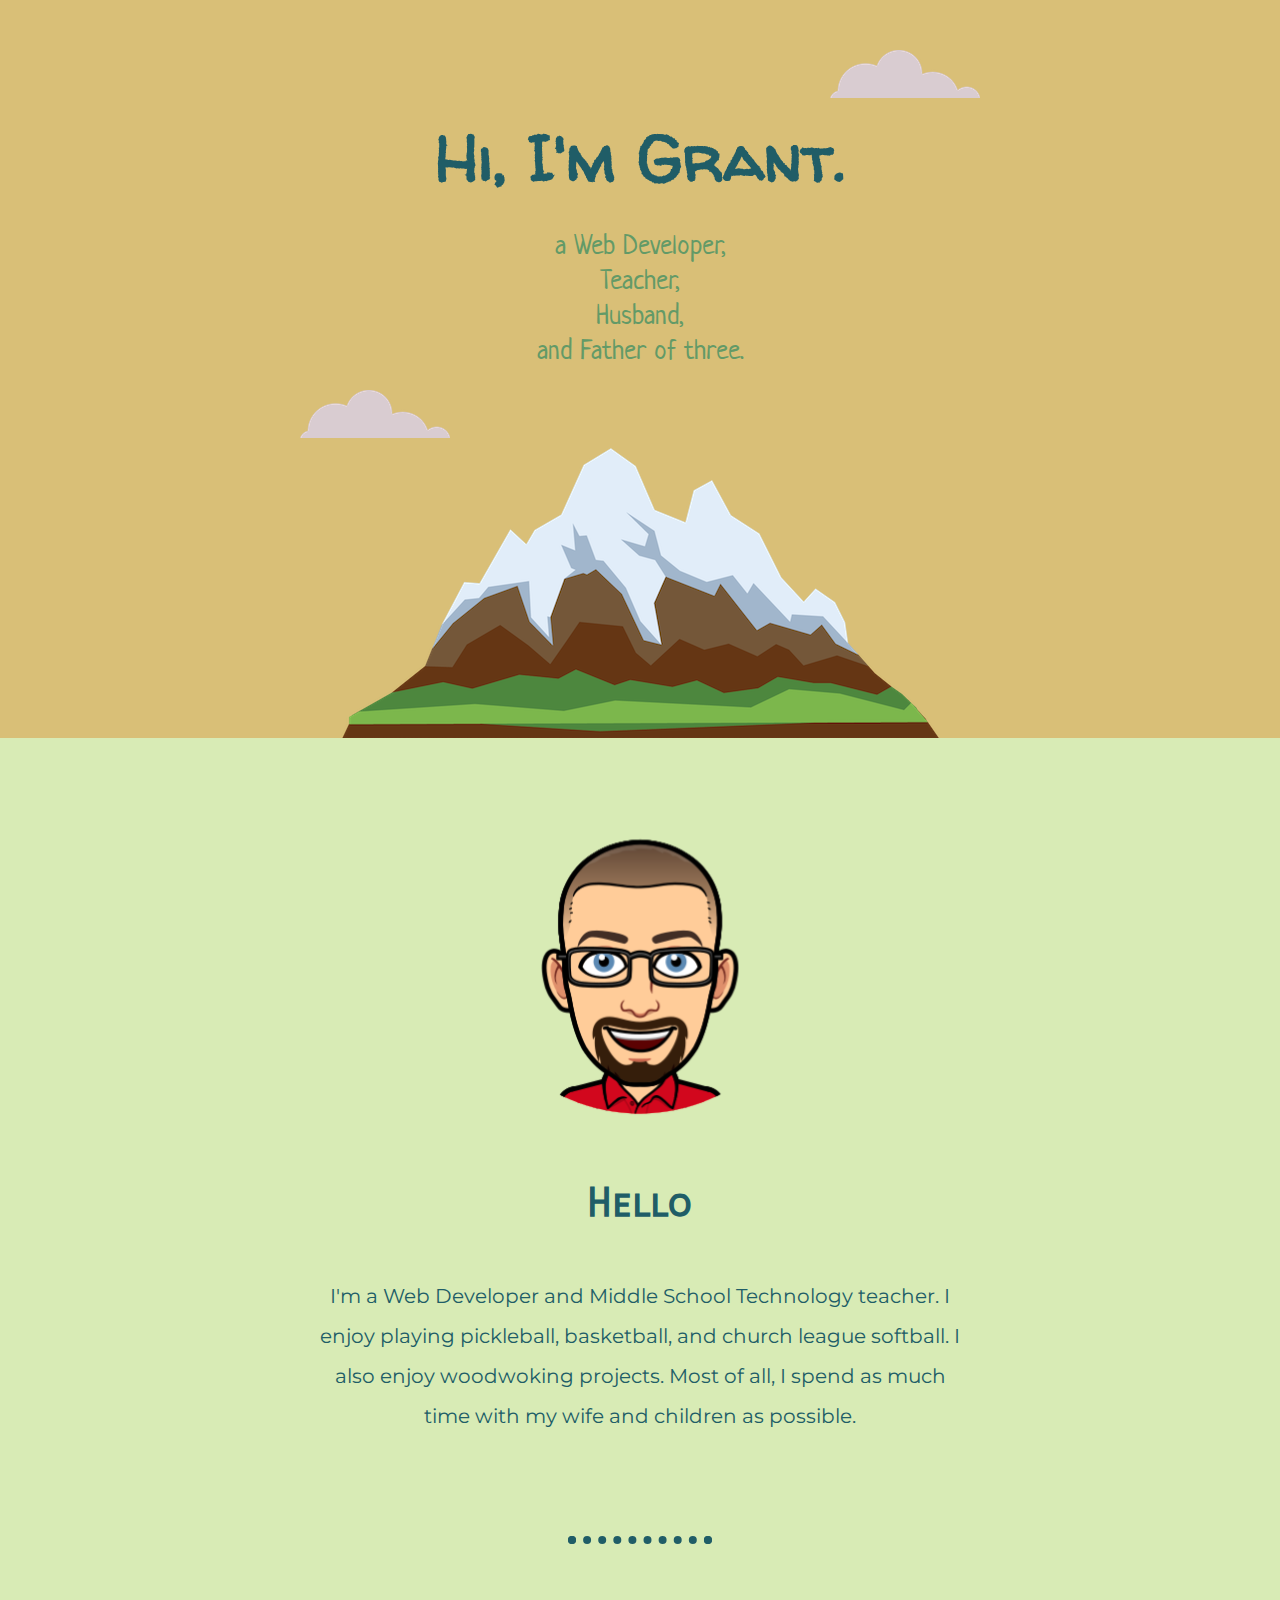
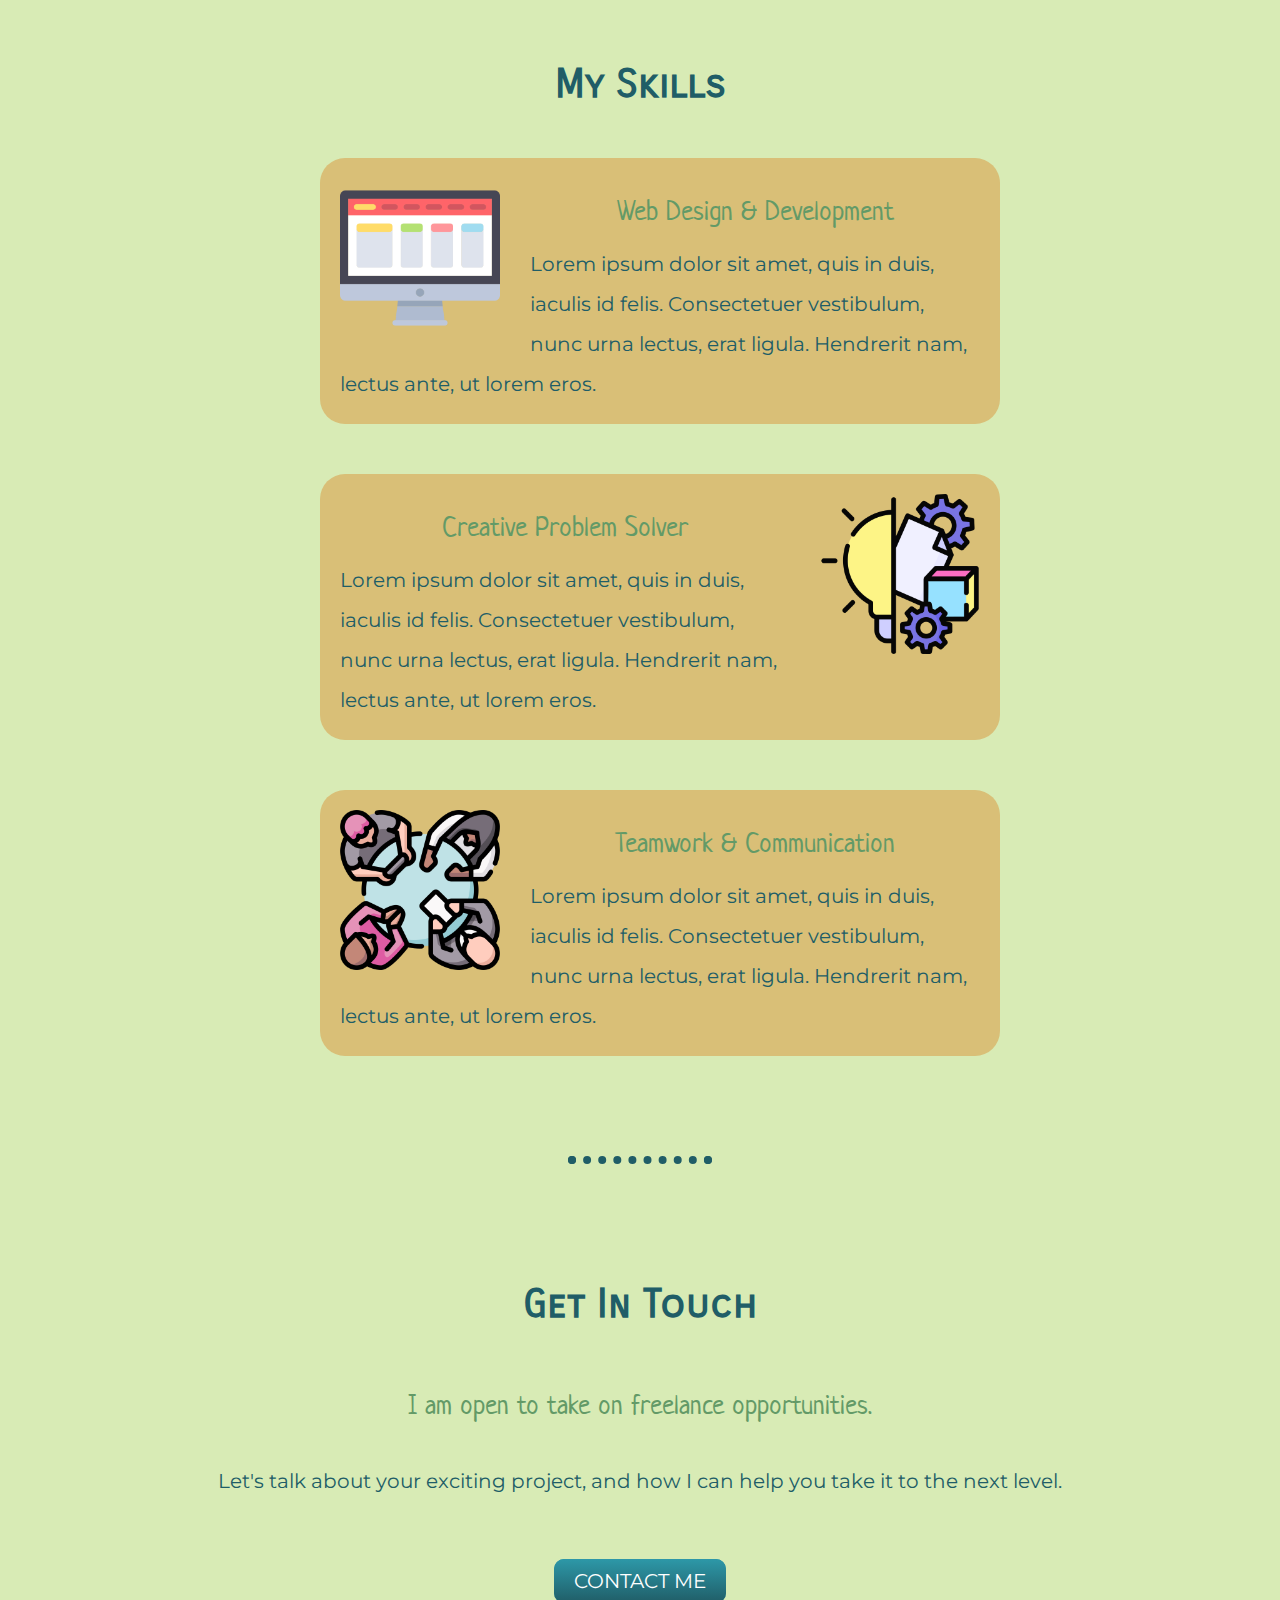
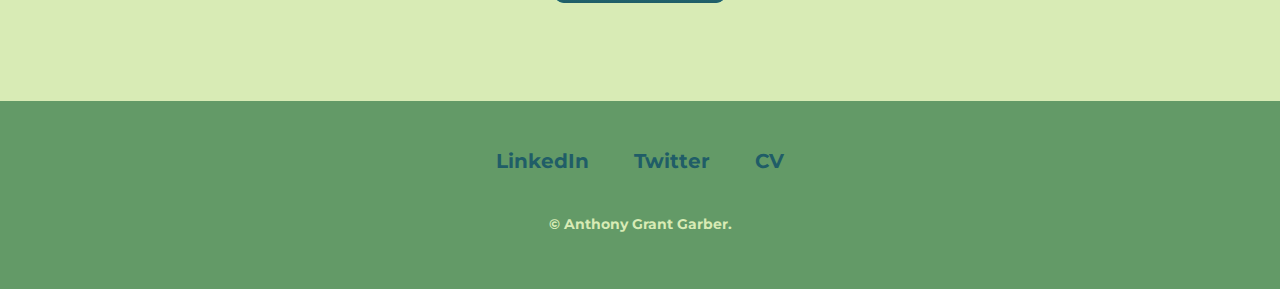
<file: index.html>
<!DOCTYPE html>
<html lang="en" dir="ltr">

<head>
  <meta charset="utf-8">
  <title>Grant Garber</title>
  <link rel="stylesheet" href="css/styles.css">
  <link rel="icon" href="images/Garber-favicon.ico">
  <link rel="preconnect" href="https://fonts.googleapis.com">
<link rel="preconnect" href="https://fonts.gstatic.com" crossorigin>
<link href="https://fonts.googleapis.com/css2?family=Carrois+Gothic+SC&family=Montserrat&family=Neucha&family=Walter+Turncoat&display=swap" rel="stylesheet">
</head>

<body>
  <div class="top-container">
    <img class="cloud top-cloud" src="images/cloud.png" alt="cloud-img">
    <h1>Hi, I'm Grant.</h1>
    <h3>a Web Developer,</h3><h3>Teacher,</h3><h3>Husband,</h3><h3>and Father of three.</h3>
    <img class="cloud bottom-cloud" src="images/cloud.png" alt="cloud-img">
    <img class="mountain" src="images/mountain.png" alt="mountain-img">
  </div>

  <div class="middle-container">
    <div class="profile">
      <img src="images/profile-pic.png" alt="Grant-Garber-img">
      <h2>Hello</h2>
      <p>I'm a Web Developer and Middle School Technology teacher.
        I enjoy playing pickleball, basketball, and church league softball.
        I also enjoy woodwoking projects.
        Most of all, I spend as much time with my wife and children as possible.</p>
    </div>
    <hr>
    <div class="skills">
      <h2>My Skills</h2>
      <div class="skill-row">

        <img class="skill-img left-img" src="images/computer.png" alt="computer-img">
        <h3 class="skill-name">Web Design & Development</h3>
        <p class="skill-text">Lorem ipsum dolor sit amet, quis in duis, iaculis id felis. Consectetuer vestibulum, nunc urna lectus, erat ligula. Hendrerit nam, lectus ante, ut lorem eros.</p>
      </div>
      <div class="skill-row">
        <img class="skill-img right-img" src="images/Creative-Problem-Solver.png" alt="Creative-Problem-Solver-img">
        <h3 class="skill-name">Creative Problem Solver</h3>
        <p class="skill-text">Lorem ipsum dolor sit amet, quis in duis, iaculis id felis. Consectetuer vestibulum, nunc urna lectus, erat ligula. Hendrerit nam, lectus ante, ut lorem eros.</p>
      </div>
      <div class="skill-row">
        <img class="skill-img left-img" src="images/Teamwork-and-Communication.png" alt="Teamwork-and-Communication-img">
        <h3 class="skill-name">Teamwork & Communication</h3>
        <p class="skill-text">Lorem ipsum dolor sit amet, quis in duis, iaculis id felis. Consectetuer vestibulum, nunc urna lectus, erat ligula. Hendrerit nam, lectus ante, ut lorem eros.</p>
      </div>
    </div>
    <hr>
  </div>
  <div class="contact-me">
    <h2>Get In Touch</h2>
    <h3>I am open to take on freelance opportunities.</h3>
    <p>Let's talk about your exciting project, and how I can help you take it to the next level.</p>
    <br />
    <a class="btn" href="mailto:aggarber@gmail.com">CONTACT ME</a>
  </div>
  </div>


  <div class="bottom-container">
    <a class="footer-link" href="https://www.linkedin.com/in/anthony-grant-garber/">LinkedIn</a>
    <a class="footer-link" href="https://twitter.com/">Twitter</a>
    <a class="footer-link" href="https://aggarber.github.io/CV/">CV</a>
    <p class="copyright-text">© Anthony Grant Garber.</p>
  </div>

</body>

</html>
</file>
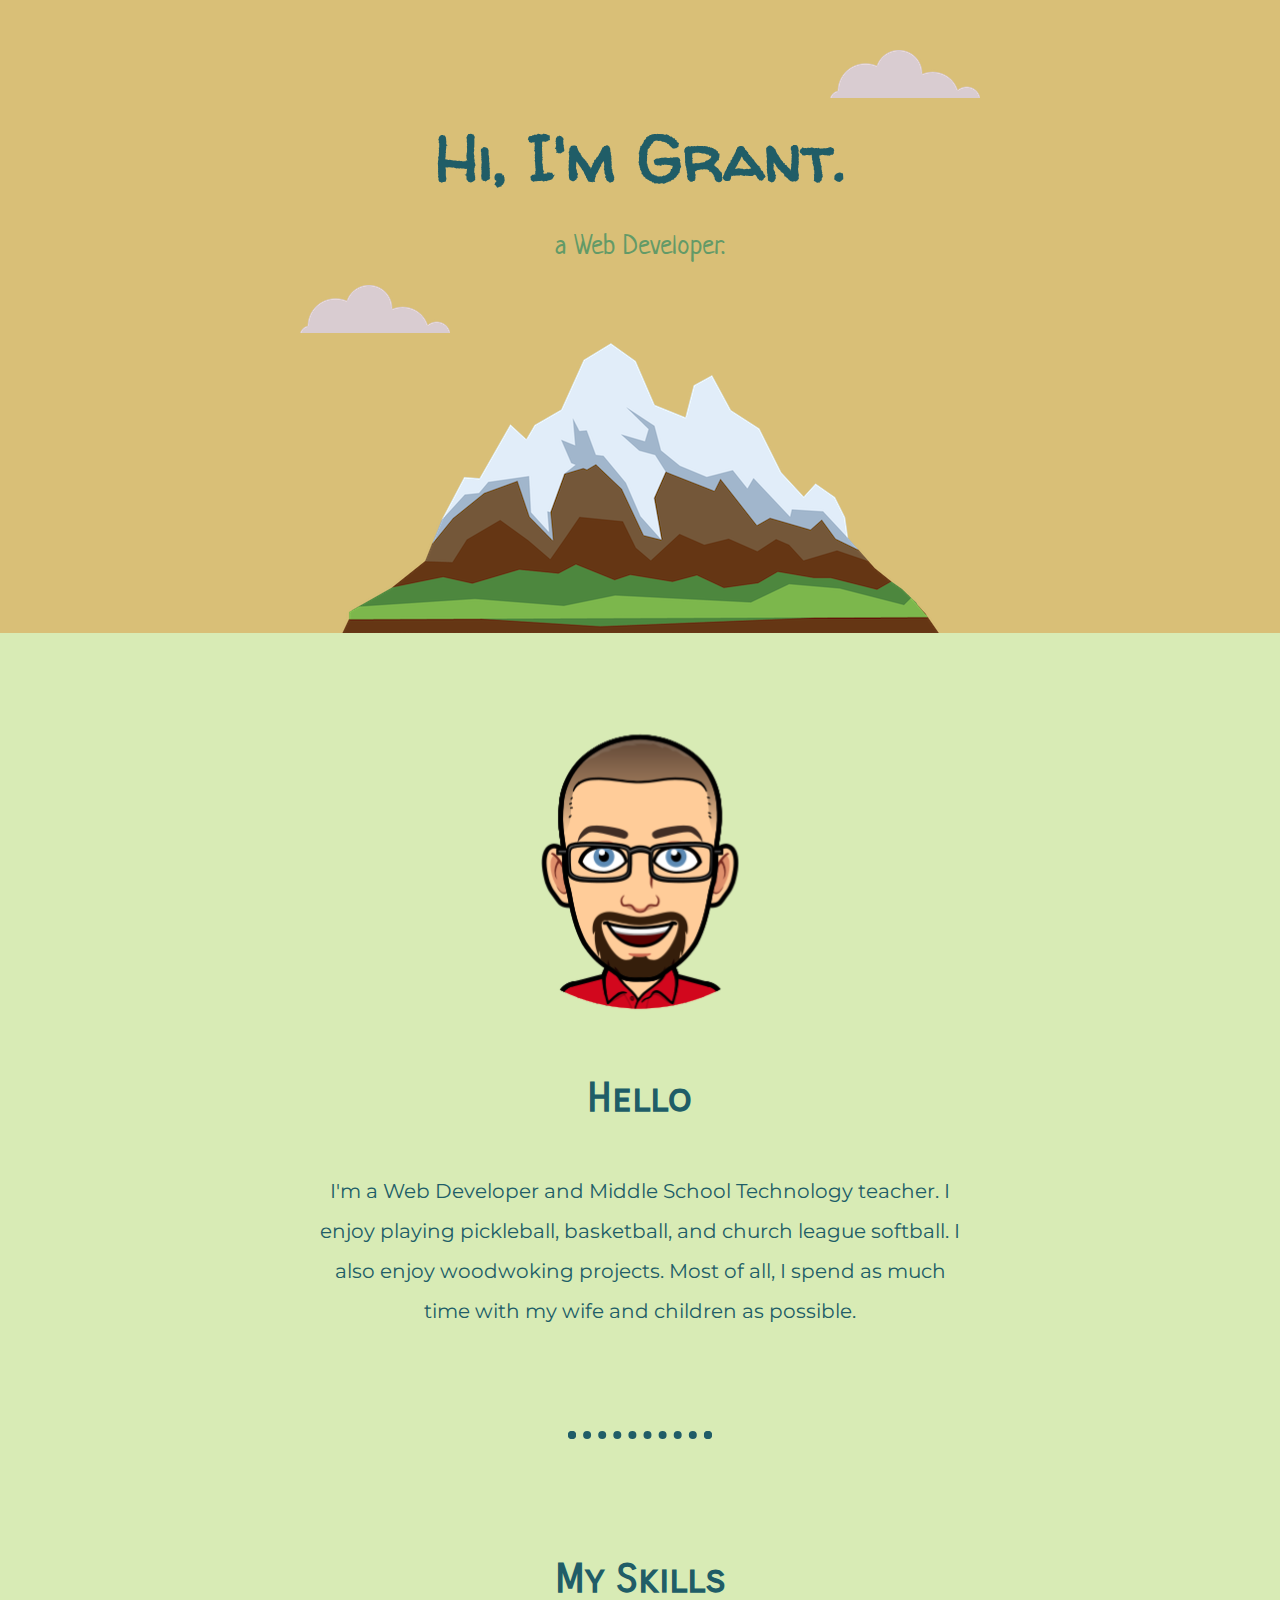
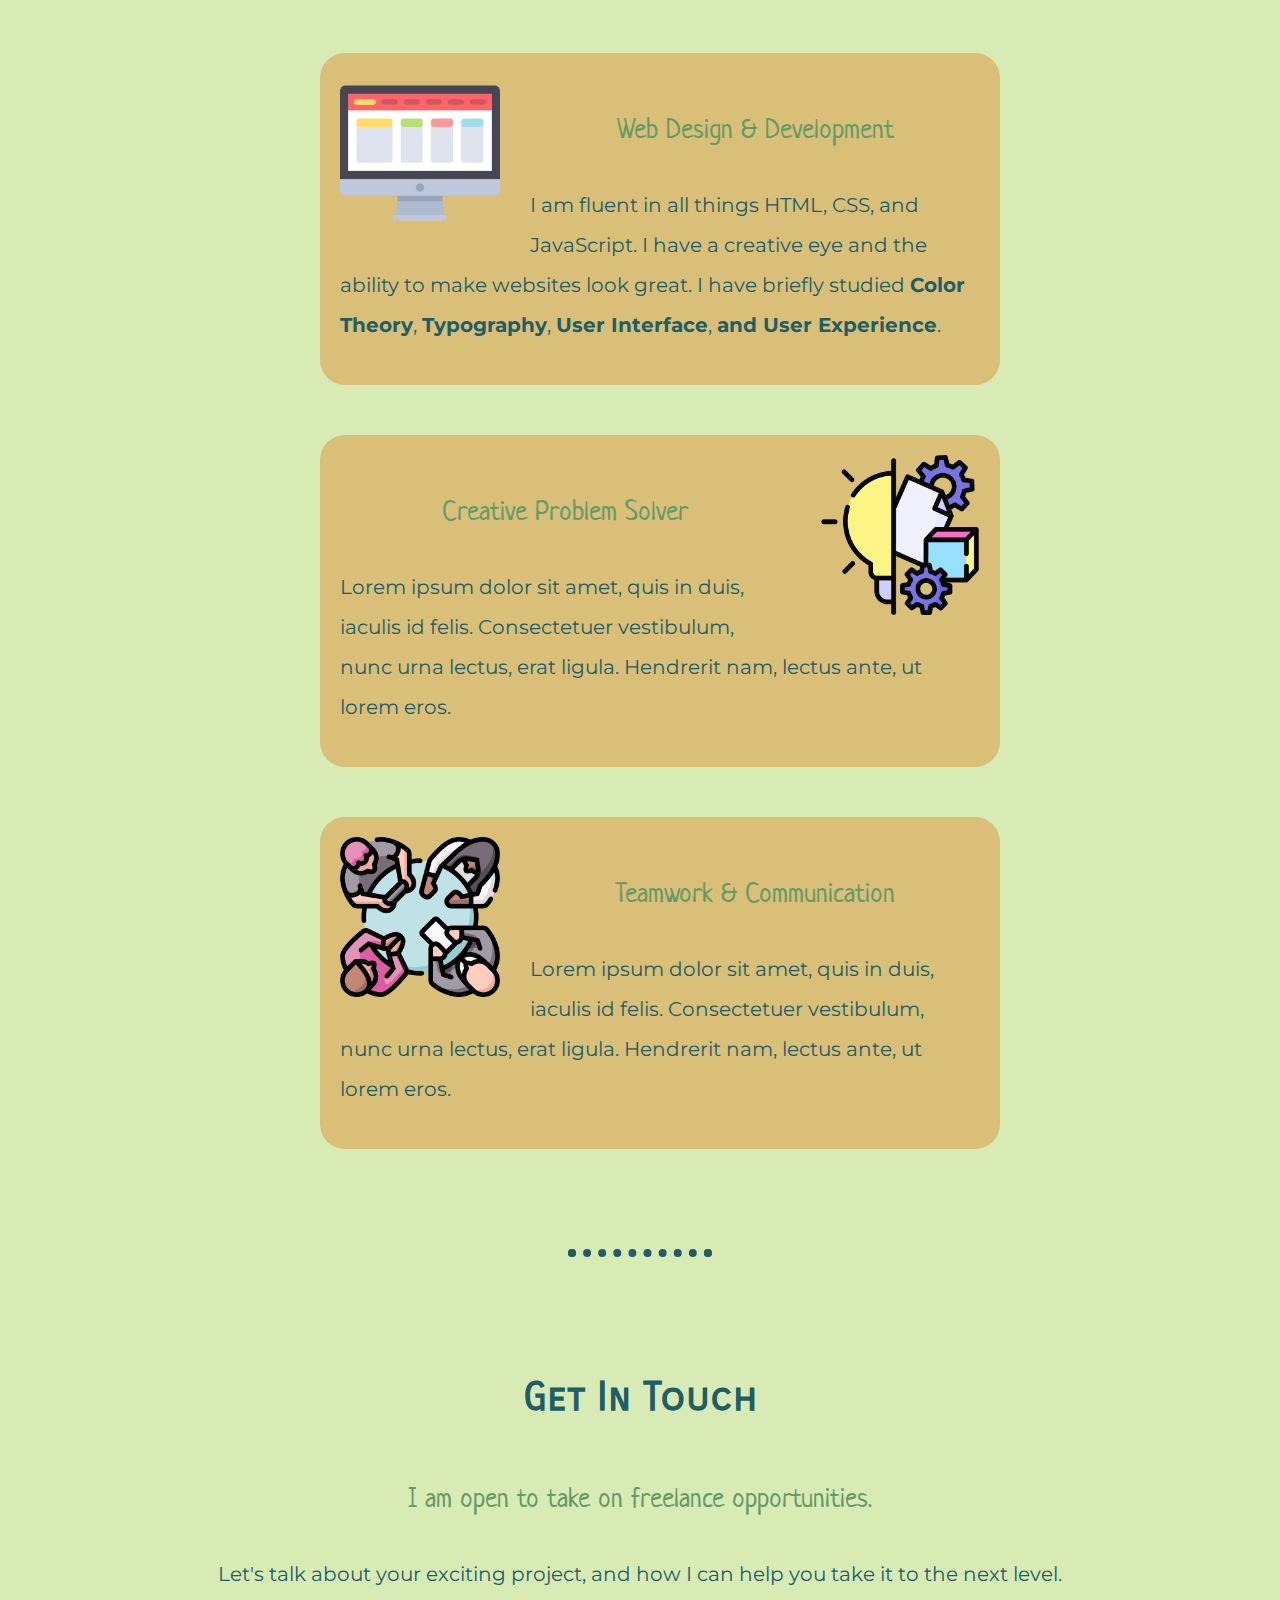
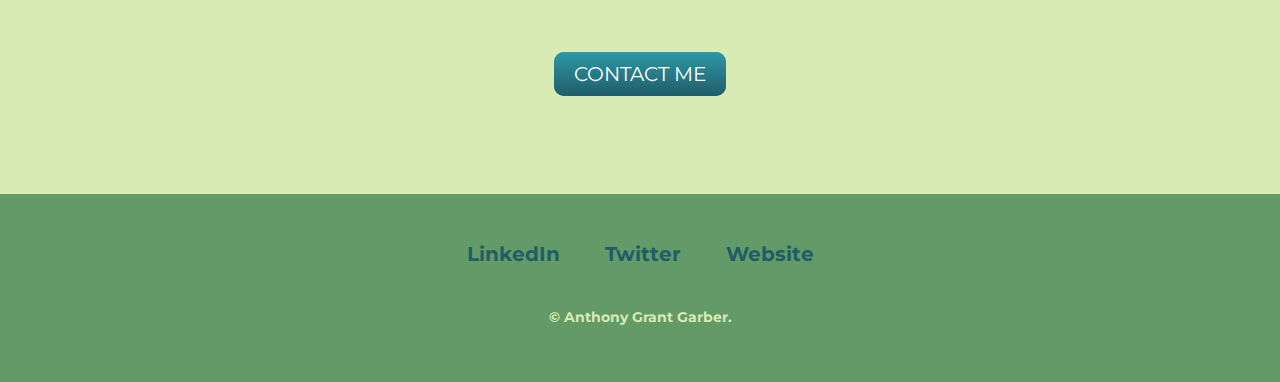
<file: index 1-19-2022.html>
<!DOCTYPE html>
<html lang="en" dir="ltr">

<head>
  <meta charset="utf-8">
  <title>Grant Garber</title>
  <link rel="stylesheet" href="css/styles.css">
  <link rel="icon" href="images/Garber-favicon.ico">
  <link rel="preconnect" href="https://fonts.googleapis.com">
<link rel="preconnect" href="https://fonts.gstatic.com" crossorigin>
<link href="https://fonts.googleapis.com/css2?family=Carrois+Gothic+SC&family=Montserrat&family=Neucha&family=Walter+Turncoat&display=swap" rel="stylesheet">
</head>

<body>
  <div class="top-container">
    <img class="cloud top-cloud" src="images/cloud.png" alt="cloud-img">
    <h1>Hi, I'm Grant.</h1>
    <h3>a Web Developer.</h3>
    <img class="cloud bottom-cloud" src="images/cloud.png" alt="cloud-img">
    <img class="mountain" src="images/mountain.png" alt="mountain-img">
  </div>

  <div class="middle-container">
    <div class="profile">
      <img src="images/profile-pic.png" alt="Grant-Garber-img">
      <h2>Hello</h2>
      <p>I'm a Web Developer and Middle School Technology teacher.
        I enjoy playing pickleball, basketball, and church league softball.
        I also enjoy woodwoking projects.
        Most of all, I spend as much time with my wife and children as possible.</p>
    </div>
    <hr>
    <div class="skills">
      <h2>My Skills</h2>
      <div class="skill-row">

        <img class="skill-img left-img" src="images/computer.png" alt="computer-img">
        <h3>Web Design & Development</h3>
        <p>I am fluent in all things HTML, CSS, and JavaScript. I have a creative eye and the ability to make websites look great. I have briefly studied <span class="stand-out-words">Color Theory</span>, <span
            class="stand-out-words">Typography</span>, <span class="stand-out-words">User Interface</span>, <span class="stand-out-words">and User Experience</span>.</p>
      </div>
      <div class="skill-row">
        <img class="skill-img right-img" src="images/Creative-Problem-Solver.png" alt="Creative-Problem-Solver-img">
        <h3>Creative Problem Solver</h3>
        <p>Lorem ipsum dolor sit amet, quis in duis, iaculis id felis. Consectetuer vestibulum, nunc urna lectus, erat ligula. Hendrerit nam, lectus ante, ut lorem eros.</p>
      </div>
      <div class="skill-row">
        <img class="skill-img left-img" src="images/Teamwork-and-Communication.png" alt="Teamwork-and-Communication-img">
        <h3>Teamwork & Communication</h3>
        <p>Lorem ipsum dolor sit amet, quis in duis, iaculis id felis. Consectetuer vestibulum, nunc urna lectus, erat ligula. Hendrerit nam, lectus ante, ut lorem eros.</p>
      </div>
    </div>
    <hr>
  </div>
  <div class="contact-me">
    <h2>Get In Touch</h2>
    <h3>I am open to take on freelance opportunities.</h3>
    <p>Let's talk about your exciting project, and how I can help you take it to the next level.</p>
    <br />
    <a class="btn" href="mailto:aggarber@gmail.com">CONTACT ME</a>
  </div>
  </div>


  <div class="bottom-container">
    <a class="footer-link" href="https://www.linkedin.com/in/anthony-grant-garber/">LinkedIn</a>
    <a class="footer-link" href="https://twitter.com/">Twitter</a>
    <a class="footer-link" href="https://www.appbrewery.co/">Website</a>
    <p class="copyright-text">© Anthony Grant Garber.</p>
  </div>

</body>

</html>
</file>
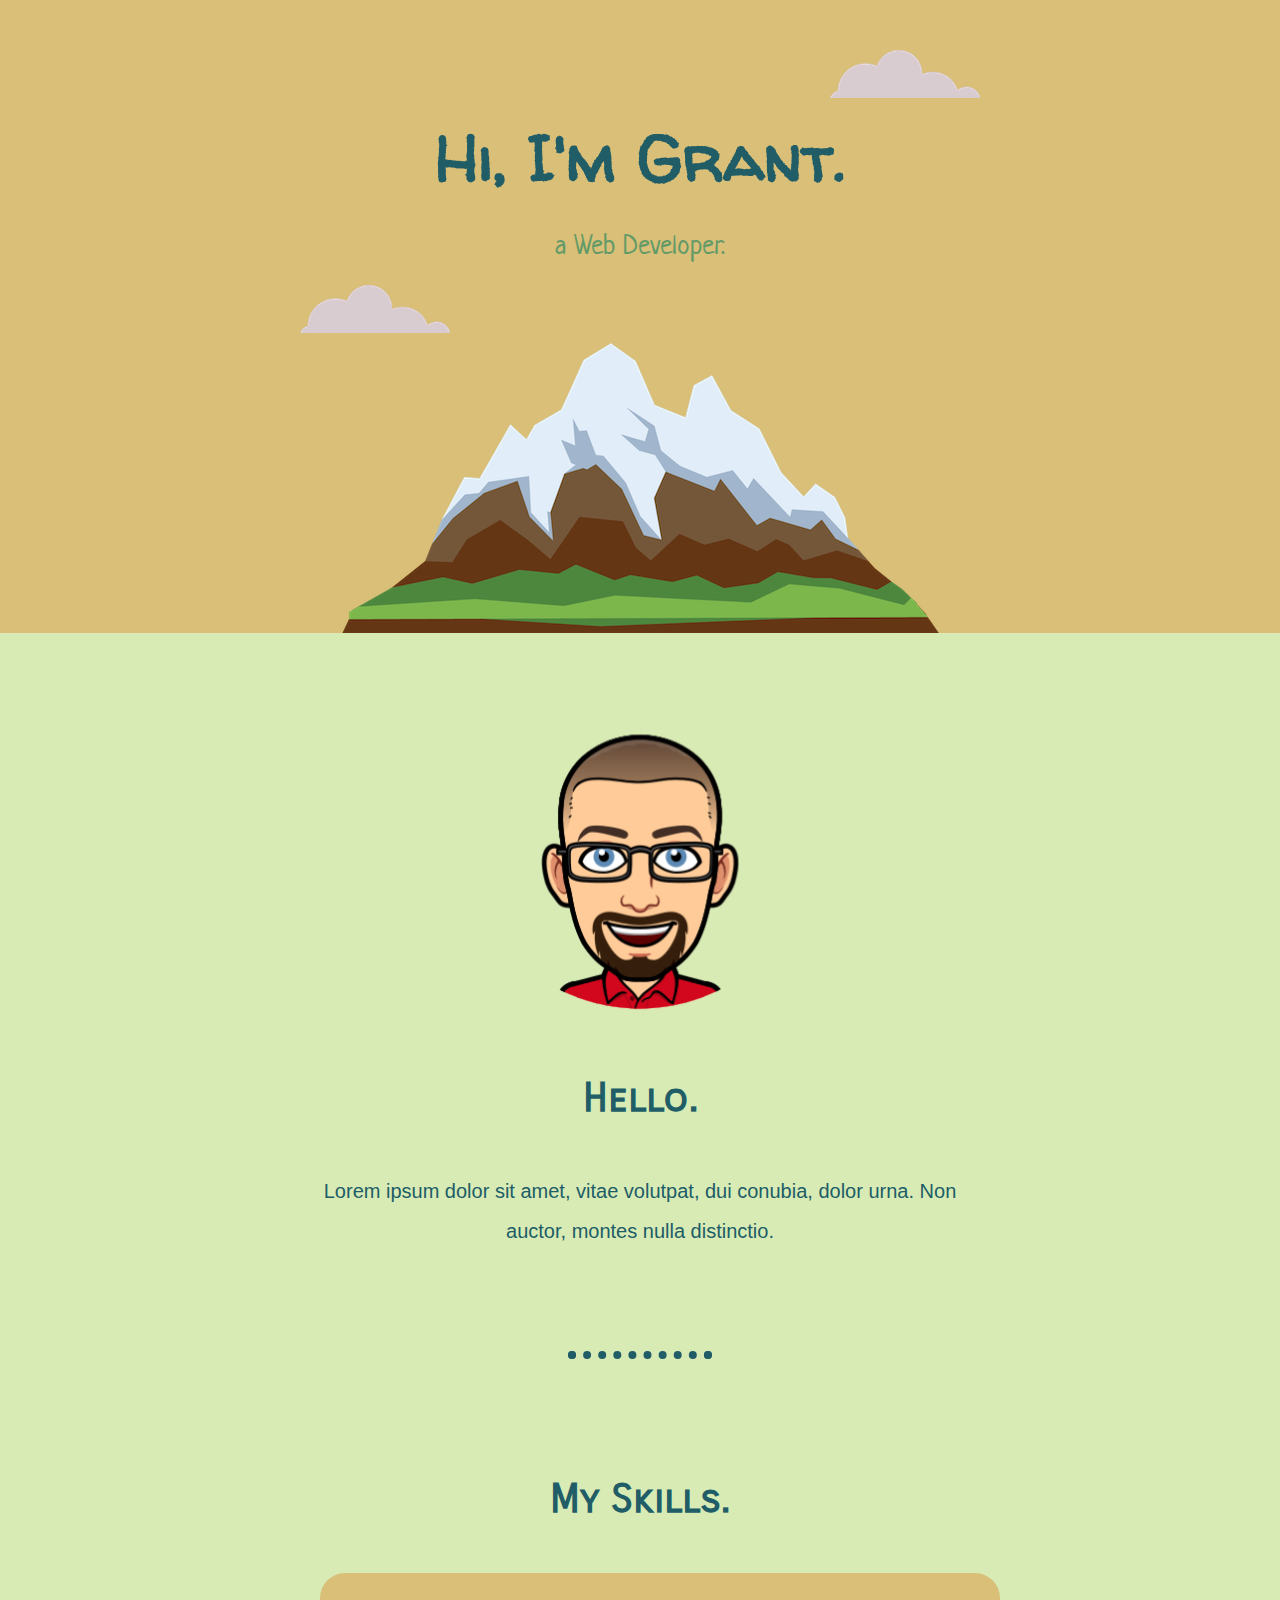
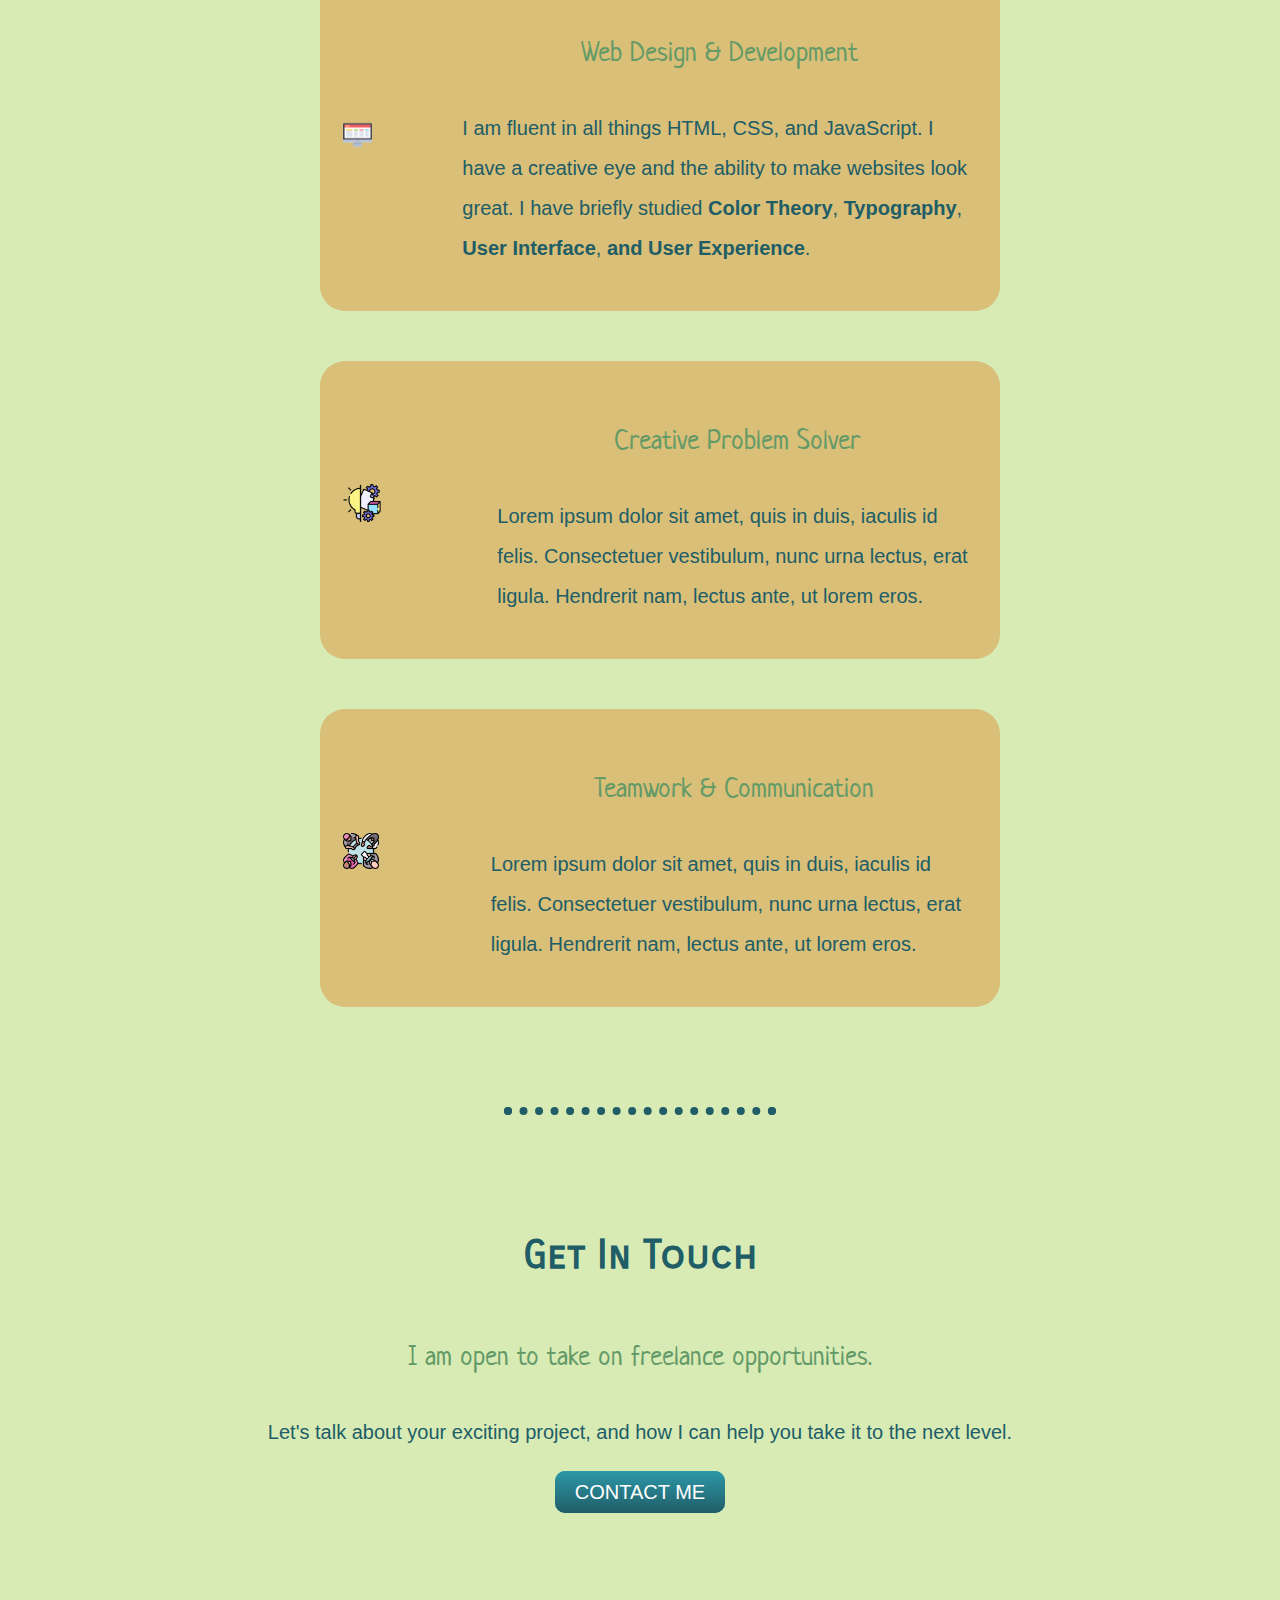
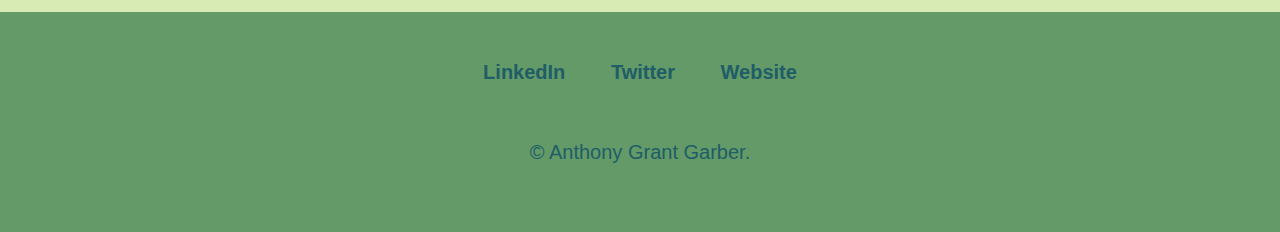
<file: index-1-17-2022.html>
<!DOCTYPE html>
<html lang="en" dir="ltr">

<head>
  <meta charset="utf-8">
  <title>Grant Garber</title>
  <link rel="stylesheet" href="css/styles.css">
  <link rel="icon" href="images/Garber-favicon.ico">
  <link rel="preconnect" href="https://fonts.googleapis.com">
<link rel="preconnect" href="https://fonts.gstatic.com" crossorigin>
<link href="https://fonts.googleapis.com/css2?family=Carrois+Gothic+SC&family=Neucha&family=Walter+Turncoat&family=Zen+Maru+Gothic&display=swap" rel="stylesheet">
</head>

<body>
  <div class="top-container">
    <img class="cloud top-cloud" src="images/cloud.png" alt="cloud-img">
    <h1>Hi, I'm Grant.</h1>
    <h3>a Web Developer.</h3>
    <img class="cloud bottom-cloud" src="images/cloud.png" alt="cloud-img">
    <img class="mountain" src="images/mountain.png" alt="mountain-img">
  </div>

  <div class="middle-container">
    <div class="profile">
      <img src="images/profile-pic.png" alt="Grant-Garber-img">
      <h2>Hello.</h2>
      <p>Lorem ipsum dolor sit amet, vitae volutpat, dui conubia, dolor urna. Non auctor, montes nulla distinctio.</p>
    </div>
    <hr>
    <div class="skills">
      <h2>My Skills.</h2>
      <div class="skill-row">
        <table>
          <tr>
            <td>
              <img class="skill-img" src="images/computer.png" alt="computer-img">
            </td>
            <td class="skill-cell">
              <h3>Web Design & Development</h3>
              <p>I am fluent in all things HTML, CSS, and JavaScript.  I have a creative eye and the ability to make websites look great.  I have briefly studied <span class="stand-out-words">Color Theory</span>, <span class="stand-out-words">Typography</span>, <span class="stand-out-words">User Interface</span>, <span class="stand-out-words">and User Experience</span>.</p>
            </td>
          </tr>
        </table>
      </div>
      <div class="skill-row">
        <table>
          <tr>
            <td>
              <img class="skill-img" src="images/Creative-Problem-Solver.png" alt="Creative-Problem-Solver-img">
            </td>
            <td class="skill-cell">
              <h3>Creative Problem Solver</h3>
              <p>Lorem ipsum dolor sit amet, quis in duis, iaculis id felis. Consectetuer vestibulum, nunc urna lectus, erat ligula. Hendrerit nam, lectus ante, ut lorem eros.</p>
            </td>
          </tr>
        </table>
      </div>
      <div class="skill-row">
        <table>
          <tr>
            <td>
              <img class="skill-img" src="images/Teamwork-and-Communication.png" alt="Teamwork-and-Communication-img">
            </td>
            <td class="skill-cell">
              <h3>Teamwork & Communication</h3>
              <p>Lorem ipsum dolor sit amet, quis in duis, iaculis id felis. Consectetuer vestibulum, nunc urna lectus, erat ligula. Hendrerit nam, lectus ante, ut lorem eros.</p>
            </td>
          </tr>
        </table>
      </div>
    </div>
    </div>
    <hr>
    <div class="contact-me">
      <h2>Get In Touch</h2>
      <h3>I am open to take on freelance opportunities.</h3>
      <p>Let's talk about your exciting project, and how I can help you take it to the next level.</p>
      <a class="btn" href="mailto:aggarber@gmail.com">CONTACT ME</a>
    </div>
  </div>


  <div class="bottom-container">
    <a class="footer-link" href="https://www.linkedin.com/in/anthony-grant-garber/">LinkedIn</a>
    <a class="footer-link" href="https://twitter.com/">Twitter</a>
    <a class="footer-link" href="https://www.appbrewery.co/">Website</a>
    <p>© Anthony Grant Garber.</p>
  </div>

</body>

</html>
</file>
<file: css/styles.css>
/****************************** CSS Variables ******************************/
:root {
  --background-color: #D8EBB5;
  --main-color: #205D67;
  --second-color: #639A67;
  --background-color2: #D9BF77;
}

/****************************** Tag Selectors ******************************/
body {
  margin: 0;
  padding-bottom: 0;
  text-align: center;
  line-height: 2;
  font-family: 'Montserrat', sans-serif;
  font-weight: normal;
  color: var(--main-color);
  background-color: var(--background-color);
  font-size: 1.25em;
}

h1 {
  font-size: 4rem;
  color: var(--main-color);
  margin: 50px auto 75px;
  font-family: 'Walter Turncoat', cursive;
}

h2 {
  font-family: 'Carrois Gothic SC', sans-serif;
  color: var(--main-color);
  font-size: 2.5rem;
}

h3 {
  font-family: 'Neucha', sans-serif;
  color: var(--second-color);
  font-size: 1.75rem;
  font-weight: normal;
  text-align: center;
}

hr {
  width: 20%;
  border: dotted var(--main-color) 8px;
  margin: 100px auto;
  border-bottom: none;
}
/****************************** Class Selectors ******************************/
.top-container {
  position: relative;
  background-color: var(--background-color2);
  padding-top: 100px;
  line-height: .25;
}

.middle-container {
  padding-top: 100px;
  width: 50%;
  margin:auto;
}

.bottom-container {
  margin: 100px 0 0 0;
  padding: 30px;
  background-color: var(--second-color);
  line-height: 3;
}

.cloud {
  position: absolute;
}

.top-cloud {
  top: 50px;
  right: 300px;
}

.bottom-cloud {
  bottom: 300px;
  left: 300px;
}

.skill-img {
  width: 25%;
}

.skill-text{
  margin: 0;
}

.skill-name{
  margin: 5px 0;
}

.left-img{
  float:left;
  margin-right: 30px;
}

.right-img{
  float:right;
  margin-left: 30px;
}

.skill-row {
  width: 100%;
  margin: 0 auto 50px;
  padding: 20px;
  background-color: var(--background-color2);
  border-radius: 25px;
  text-align: left;
}

.stand-out-words {
  font-weight: bold;
}

.stand-out-words:hover {
  font-weight: bolder;
  color: var(--second-color);
}

.btn {
  background: #2d98a8;
  background-image: -webkit-linear-gradient(top, #2d98a8, #205D67);
  background-image: -moz-linear-gradient(top, #2d98a8, #205D67);
  background-image: -ms-linear-gradient(top, #2d98a8, #205D67);
  background-image: -o-linear-gradient(top, #2d98a8, #205D67);
  background-image: linear-gradient(to bottom, #2d98a8, #205D67);
  -webkit-border-radius: 10;
  -moz-border-radius: 10;
  border-radius: 10px;
  font-family: 'Montserrat', sans-serif;
  color: #ffffff;
  font-size: 20px;
  padding: 10px 20px 10px 20px;
  text-decoration: none;
}

.btn:hover {
  background: #33bacc;
  background-image: -webkit-linear-gradient(top, #33bacc, #1a7480);
  background-image: -moz-linear-gradient(top, #33bacc, #1a7480);
  background-image: -ms-linear-gradient(top, #33bacc, #1a7480);
  background-image: -o-linear-gradient(top, #33bacc, #1a7480);
  background-image: linear-gradient(to bottom, #33bacc, #1a7480);
  text-decoration: none;
}
.footer-link{
  padding: 20px;
  font-size: 1.25rem;
  font-weight: bold;
  color: var(--main-color);
  text-decoration: none;
}
.footer-link:hover{
color: var(--background-color);
}

.copyright-text{
  font-weight: bold;
  font-size: .85rem;
  color: var(--background-color);
}
</file>
